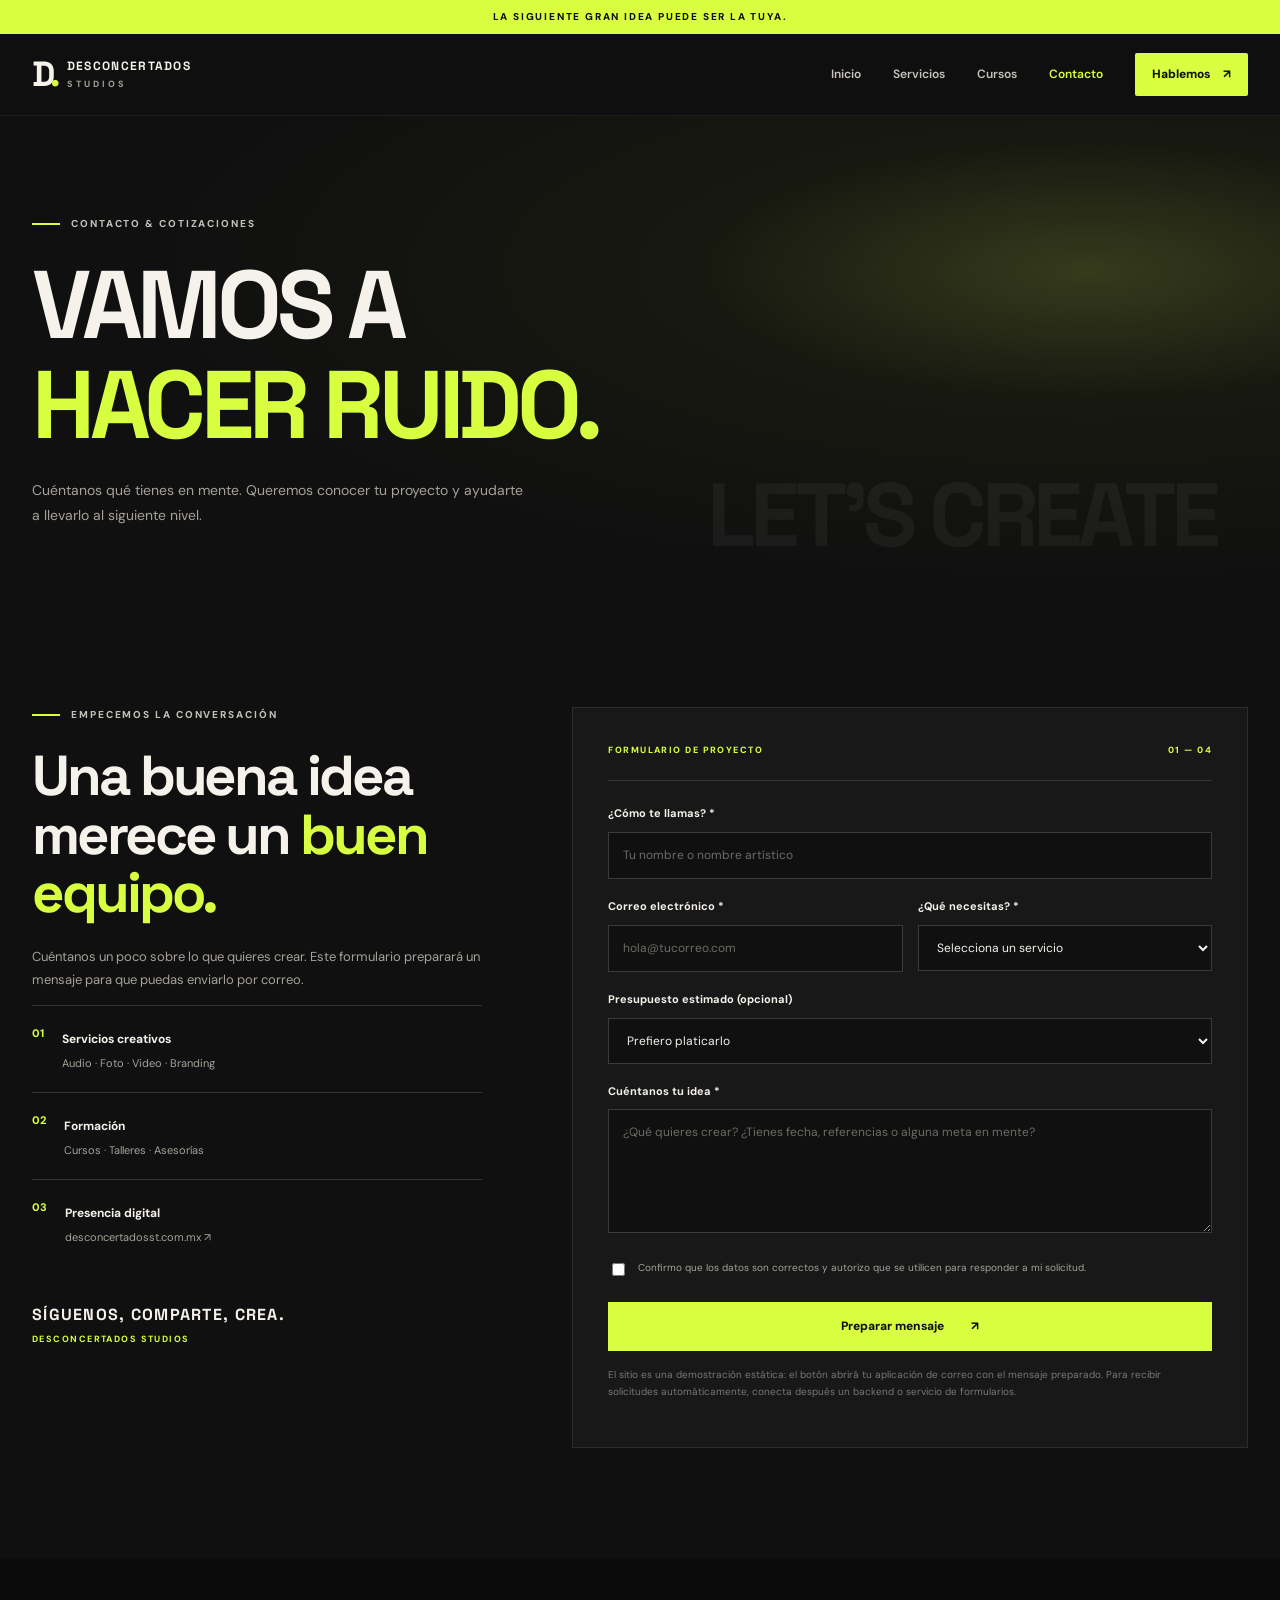
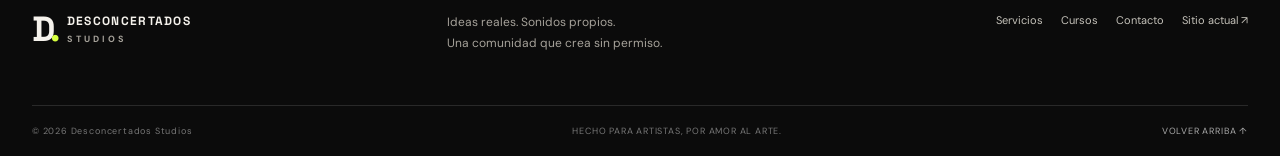
<file: contacto.html>
<!DOCTYPE html>
<html lang="es"><head><meta charset="UTF-8"><meta name="viewport" content="width=device-width, initial-scale=1.0"><meta name="description" content="Contacta a Desconcertados Studios para cotizar servicios de audio, fotografía, video y formación creativa."><meta name="theme-color" content="#101010"><title>Contacto y cotizaciones | Desconcertados Studios</title><link rel="preconnect" href="https://fonts.googleapis.com"><link rel="preconnect" href="https://fonts.gstatic.com" crossorigin><link href="https://fonts.googleapis.com/css2?family=DM+Sans:wght@400;500;600;700&family=Space+Grotesk:wght@400;500;600;700&display=swap" rel="stylesheet"><link rel="stylesheet" href="css/styles.css"><script defer src="js/main.js"></script></head>
<body><div class="announcement">LA SIGUIENTE GRAN IDEA PUEDE SER LA TUYA.</div><header class="site-header"><a class="brand" href="index.html"><span class="brand-mark">D<span>.</span></span><span class="brand-name">DESCONCERTADOS<small>STUDIOS</small></span></a><button class="menu-toggle" aria-label="Abrir menú" aria-expanded="false"><span></span><span></span></button><nav class="main-nav"><a href="index.html">Inicio</a><a href="servicios.html">Servicios</a><a href="cursos.html">Cursos</a><a class="active" href="contacto.html">Contacto</a><a class="nav-cta" href="#cotizar">Hablemos <span>↗</span></a></nav></header>
<main><section class="page-hero contact-hero"><div class="container"><p class="eyebrow"><span class="eyebrow-line"></span> CONTACTO & COTIZACIONES</p><h1>VAMOS A<br><em>HACER RUIDO.</em></h1><p>Cuéntanos qué tienes en mente. Queremos conocer tu proyecto y ayudarte a llevarlo al siguiente nivel.</p></div><div class="page-hero-word">LET'S CREATE</div></section>
<section class="section-pad contact-section" id="cotizar"><div class="container contact-grid"><div class="contact-aside"><p class="eyebrow"><span class="eyebrow-line"></span> EMPECEMOS LA CONVERSACIÓN</p><h2>Una buena idea<br>merece un <em>buen equipo.</em></h2><p>Cuéntanos un poco sobre lo que quieres crear. Este formulario preparará un mensaje para que puedas enviarlo por correo.</p><div class="contact-detail"><span>01</span><div><strong>Servicios creativos</strong><p>Audio · Foto · Video · Branding</p></div></div><div class="contact-detail"><span>02</span><div><strong>Formación</strong><p>Cursos · Talleres · Asesorías</p></div></div><div class="contact-detail"><span>03</span><div><strong>Presencia digital</strong><p><a href="https://desconcertadosst.com.mx/" target="_blank" rel="noopener">desconcertadosst.com.mx ↗</a></p></div></div><div class="social-note">SÍGUENOS, COMPARTE, CREA.<br><span>DESCONCERTADOS STUDIOS</span></div></div>
<form class="contact-form" id="contactForm"><div class="form-heading"><span>FORMULARIO DE PROYECTO</span><span>01 — 04</span></div><label for="nombre">¿Cómo te llamas? *</label><input id="nombre" name="nombre" type="text" placeholder="Tu nombre o nombre artístico" required>
<div class="form-two"><div><label for="email">Correo electrónico *</label><input id="email" name="email" type="email" placeholder="hola@tucorreo.com" required></div><div><label for="tipo">¿Qué necesitas? *</label><select id="tipo" name="tipo" required><option value="">Selecciona un servicio</option><option>Grabación musical</option><option>Mezcla y mastering</option><option>Beats y producción</option><option>Videoclip / audiovisual</option><option>Fotografía artística</option><option>Branding y estrategia</option><option>Cursos y talleres</option><option>Otro proyecto</option></select></div></div>
<label for="presupuesto">Presupuesto estimado (opcional)</label><select id="presupuesto" name="presupuesto"><option value="">Prefiero platicarlo</option><option>Menos de $2,000 MXN</option><option>$2,000 – $5,000 MXN</option><option>$5,000 – $10,000 MXN</option><option>Más de $10,000 MXN</option></select>
<label for="mensaje">Cuéntanos tu idea *</label><textarea id="mensaje" name="mensaje" rows="5" placeholder="¿Qué quieres crear? ¿Tienes fecha, referencias o alguna meta en mente?" required></textarea>
<label class="check-label"><input type="checkbox" id="consent" required><span>Confirmo que los datos son correctos y autorizo que se utilicen para responder a mi solicitud.</span></label>
<button class="btn btn-accent submit-btn" type="submit">Preparar mensaje <span>↗</span></button><p class="form-help">El sitio es una demostración estática: el botón abrirá tu aplicación de correo con el mensaje preparado. Para recibir solicitudes automáticamente, conecta después un backend o servicio de formularios.</p><p class="form-status" id="formStatus" aria-live="polite"></p>
</form></div></section></main>
<footer class="site-footer"><div class="container footer-main"><a class="brand" href="index.html"><span class="brand-mark">D<span>.</span></span><span class="brand-name">DESCONCERTADOS<small>STUDIOS</small></span></a><p>Ideas reales. Sonidos propios.<br>Una comunidad que crea sin permiso.</p><div class="footer-links"><a href="servicios.html">Servicios</a><a href="cursos.html">Cursos</a><a href="contacto.html">Contacto</a><a href="https://desconcertadosst.com.mx/" target="_blank" rel="noopener">Sitio actual ↗</a></div></div><div class="container footer-bottom"><span>© <span id="year"></span> Desconcertados Studios</span><span>HECHO PARA ARTISTAS, POR AMOR AL ARTE.</span><a href="#top" class="back-top">VOLVER ARRIBA ↑</a></div></footer></body></html>
</file>
<file: css/styles.css>
/* DESCONCERTADOS STUDIOS — identidad visual */
:root{--bg:#101010;--panel:#181818;--panel2:#202020;--text:#f5f2ec;--muted:#a6a29a;--accent:#d7ff3f;--line:#343434;--font-display:'Space Grotesk',sans-serif;--font-body:'DM Sans',sans-serif;--max:1220px}
*{box-sizing:border-box}html{scroll-behavior:smooth;scroll-padding-top:90px}body{margin:0;background:var(--bg);color:var(--text);font-family:var(--font-body);line-height:1.6}a{color:inherit;text-decoration:none}img{display:block;max-width:100%}button,input,select,textarea{font:inherit}.container{width:min(var(--max),calc(100% - 64px));margin-inline:auto}.announcement{background:var(--accent);color:#101010;text-align:center;font-size:10px;font-weight:800;letter-spacing:.18em;padding:9px 16px}.announcement span{padding:0 8px}.site-header{height:82px;display:flex;align-items:center;justify-content:space-between;padding:0 max(32px,calc((100vw - var(--max))/2));background:rgba(16,16,16,.96);border-bottom:1px solid #ffffff0e;position:sticky;top:0;z-index:50;backdrop-filter:blur(14px)}.brand{display:flex;align-items:center;gap:11px;flex-shrink:0}.brand-mark{font-family:var(--font-display);font-weight:700;font-size:35px;letter-spacing:-.12em;line-height:1}.brand-mark span{color:var(--accent)}.brand-name{font-family:var(--font-display);font-size:12px;letter-spacing:.11em;font-weight:700;line-height:1.2}.brand-name small{display:block;font-family:var(--font-body);font-size:9px;letter-spacing:.34em;color:var(--muted);margin-top:5px}.main-nav{display:flex;align-items:center;gap:32px;font-size:12px;font-weight:600;color:#c7c4bd}.main-nav>a:not(.nav-cta){transition:color .2s}.main-nav>a:hover,.main-nav>a.active{color:var(--accent)}.nav-cta{background:var(--accent);color:#101010;padding:12px 17px;border-radius:2px;font-weight:800}.nav-cta span{margin-left:10px}.menu-toggle{display:none;background:none;border:0;color:white}.hero{min-height:690px;height:calc(100vh - 112px);max-height:850px;position:relative;overflow:hidden;display:flex;align-items:center}.hero-image{position:absolute;inset:0;background-image:url('https://images.unsplash.com/photo-1524368535928-5b5e00ddc76b?auto=format&fit=crop&w=2200&q=90');background-size:cover;background-position:center 45%;filter:saturate(.75)}.hero-shade{position:absolute;inset:0;background:linear-gradient(90deg,rgba(9,9,9,.94) 0%,rgba(9,9,9,.72) 43%,rgba(9,9,9,.12) 100%),linear-gradient(0deg,#101010 0%,transparent 27%)}.hero-content{position:relative;z-index:1;padding-top:28px}.eyebrow{font-size:10px;font-weight:800;letter-spacing:.19em;color:#c3c0b9;display:flex;align-items:center;gap:11px;margin:0 0 24px}.eyebrow-line{display:inline-block;width:28px;height:2px;background:var(--accent)}h1,h2,h3,p{margin-top:0}h1,h2,h3{font-family:var(--font-display);line-height:1.04;letter-spacing:-.055em}h1{font-size:clamp(55px,8.2vw,112px);margin-bottom:25px;font-weight:700}h1 em,h2 em{font-style:normal;color:var(--accent)}.hero-copy{max-width:470px;color:#d0ccc4;font-size:15px;line-height:1.8;margin-bottom:31px}.hero-actions{display:flex;align-items:center;gap:30px}.btn{display:inline-flex;align-items:center;justify-content:center;gap:27px;padding:15px 20px;font-size:12px;font-weight:800;transition:transform .2s,background .2s;border:0;cursor:pointer}.btn:hover{transform:translateY(-3px)}.btn-accent{background:var(--accent);color:#101010}.btn-accent:hover{background:#e4ff7a}.btn-light{background:var(--text);color:#111}.text-link{font-size:12px;font-weight:700}.text-link span{color:var(--accent);padding-left:8px}.hero-bottom{position:absolute;left:0;right:0;bottom:-140px;display:flex;justify-content:space-between;color:#9b978e;font-size:9px;letter-spacing:.16em}.hero-stamp{position:absolute;right:8%;bottom:13%;width:120px;height:120px;border:1px solid #ffffff70;border-radius:50%;display:flex;align-items:center;justify-content:center;gap:10px;transform:rotate(-12deg)}.hero-stamp>span{font-family:var(--font-display);font-size:33px;font-weight:700;color:var(--accent)}.hero-stamp small{font-size:8px;line-height:1.35;letter-spacing:.1em}.section-pad{padding:110px 0}.intro-grid{display:grid;grid-template-columns:1.1fr .9fr;gap:100px;align-items:end}.intro-grid h2,.section-heading h2,.process-grid h2,.contact-aside h2{font-size:clamp(39px,5.3vw,68px);margin:0}.intro-copy p{font-size:15px;line-height:1.9;color:var(--muted);max-width:480px;margin-bottom:25px}.under-link{font-size:12px;font-weight:800;border-bottom:1px solid #777;padding-bottom:8px;display:inline-flex;gap:16px;align-items:center;transition:color .2s,border .2s}.under-link:hover{color:var(--accent);border-color:var(--accent)}.stats-row{display:grid;grid-template-columns:repeat(4,1fr);border-top:1px solid var(--line);margin-top:80px;padding-top:27px;gap:20px}.stats-row>div{display:flex;flex-direction:column;gap:8px}.stats-row strong{font-family:var(--font-display);font-size:31px;letter-spacing:-.05em}.stats-row strong span{color:var(--accent);font-size:20px}.stats-row>div>span{font-size:11px;color:var(--muted)}.services-section{background:#151515}.section-heading{display:flex;align-items:end;justify-content:space-between;margin-bottom:45px;gap:25px}.section-heading h2{font-size:clamp(40px,5.5vw,68px)}.section-heading .eyebrow{margin-bottom:20px}.service-grid{display:grid;grid-template-columns:1.1fr 1fr 1fr;grid-template-rows:290px 290px;gap:14px}.service-card{position:relative;overflow:hidden;display:block;background:#222;min-height:260px}.service-card:first-child{grid-row:span 2}.service-card img{width:100%;height:100%;object-fit:cover;transition:transform .7s cubic-bezier(.2,.7,.2,1);filter:saturate(.75)}.service-card:hover img{transform:scale(1.06)}.card-overlay{position:absolute;inset:0;background:linear-gradient(0deg,rgba(0,0,0,.94),transparent 75%),linear-gradient(90deg,#0003,transparent)}.service-number{position:absolute;top:19px;left:20px;font-size:9px;letter-spacing:.15em;font-weight:800}.service-info{position:absolute;left:23px;right:22px;bottom:22px}.service-info h3{font-size:clamp(22px,2.5vw,33px);margin:0 0 10px}.service-info p{font-size:11px;color:#c2beb6;max-width:310px;margin:0;line-height:1.6}.circle-arrow{position:absolute;right:0;top:0;width:37px;height:37px;border:1px solid #ffffff80;border-radius:50%;display:grid;place-items:center;transition:background .2s,color .2s}.service-card:hover .circle-arrow{background:var(--accent);color:#111;border-color:var(--accent)}.manifesto{position:relative;overflow:hidden;background:#24291c}.manifesto-bg{position:absolute;inset:0;background:linear-gradient(90deg,rgba(16,16,16,.97),rgba(16,16,16,.63)),url('https://images.unsplash.com/photo-1506157786151-b8491531f063?auto=format&fit=crop&w=1800&q=85') center/cover}.manifesto-content{position:relative;z-index:1}.manifesto h2{font-size:clamp(45px,7vw,84px);margin:0 0 25px}.manifesto-content>p:not(.eyebrow){color:#c1bfb6;max-width:470px;font-size:14px;line-height:1.8;margin-bottom:30px}.manifesto-tag{position:absolute;right:10%;bottom:18%;font-family:var(--font-display);font-size:14px;line-height:1.15;font-weight:700;letter-spacing:.1em;color:#d7ff3f66;transform:rotate(-8deg)}.process-grid{display:grid;grid-template-columns:.8fr 1.2fr;gap:100px}.process-grid h2{margin-bottom:20px}.muted{color:var(--muted);font-size:13px;line-height:1.8}.process-list article{display:grid;grid-template-columns:42px 1fr 24px;gap:15px;padding:24px 0;border-bottom:1px solid var(--line);align-items:start}.process-list article:first-child{border-top:1px solid var(--line)}.process-list article>span:first-child{font-family:var(--font-display);font-size:13px;color:var(--accent);padding-top:4px}.process-list h3{font-size:20px;margin:0 0 9px;letter-spacing:-.03em}.process-list p{font-size:12px;color:var(--muted);margin:0;line-height:1.7}.process-plus{font-size:20px;color:#777}.cta-band{background:var(--accent);color:#101010;padding:45px 0}.cta-inner{display:flex;align-items:center;justify-content:space-between;gap:20px}.cta-inner .eyebrow{color:#30351e;margin-bottom:12px}.cta-inner h2{font-size:clamp(30px,4vw,48px);margin:0}.cta-inner .btn{background:#101010;color:#f5f2ec}.site-footer{background:#0b0b0b;padding:54px 0 18px}.footer-main{display:grid;grid-template-columns:1fr 1fr 1fr;gap:30px;align-items:start;padding-bottom:50px}.footer-main>p{font-size:12px;color:var(--muted);line-height:1.8;margin:0}.footer-links{display:flex;justify-content:flex-end;flex-wrap:wrap;gap:18px;font-size:11px;color:#c5c2ba}.footer-links a:hover{color:var(--accent)}.footer-bottom{display:flex;justify-content:space-between;gap:20px;border-top:1px solid #292929;padding-top:18px;color:#777;font-size:9px;letter-spacing:.09em}.back-top{color:#aaa}.page-hero{min-height:460px;padding:100px 0 90px;position:relative;overflow:hidden;background:radial-gradient(ellipse at 85% 30%,#343a1c 0%,#181a14 25%,#101010 60%)}.page-hero h1{font-size:clamp(53px,8vw,96px);margin-bottom:22px}.page-hero .container>p:not(.eyebrow){color:var(--muted);font-size:14px;max-width:500px;line-height:1.8}.page-hero-word{position:absolute;right:5%;bottom:45px;color:#ffffff0c;font-family:var(--font-display);font-size:clamp(30px,7vw,100px);font-weight:700;letter-spacing:-.06em;pointer-events:none}.service-detail-section{padding-top:70px}.filter-row{display:flex;justify-content:space-between;align-items:center;gap:20px;margin-bottom:35px}.filter-row .eyebrow{margin:0}.filter-buttons{display:flex;gap:7px;flex-wrap:wrap}.filter-btn{border:1px solid #444;background:transparent;color:#bcb8af;padding:9px 15px;font-size:11px;cursor:pointer}.filter-btn.active,.filter-btn:hover{background:var(--accent);border-color:var(--accent);color:#111}.detail-grid{display:grid;grid-template-columns:repeat(2,1fr);gap:50px 22px}.detail-card{background:#151515;transition:opacity .25s,transform .25s}.detail-card.hidden{display:none}.detail-img{height:260px;position:relative;overflow:hidden}.detail-img img{width:100%;height:100%;object-fit:cover;filter:saturate(.72);transition:transform .5s}.detail-card:hover .detail-img img{transform:scale(1.04)}.detail-img span{position:absolute;left:20px;top:20px;font-size:9px;letter-spacing:.16em;font-weight:800;background:var(--accent);color:#111;padding:7px 10px}.detail-copy{padding:27px 28px 30px}.detail-copy h2{font-size:31px;margin:0 0 12px}.detail-copy>p{color:var(--muted);font-size:13px;line-height:1.8}.detail-copy ul{list-style:none;margin:20px 0 26px;padding:0;display:grid;grid-template-columns:1fr 1fr;gap:10px}.detail-copy li{font-size:11px;color:#d3d0c9;padding-left:15px;position:relative}.detail-copy li:before{content:'+';position:absolute;left:0;color:var(--accent)}.course-hero{background:linear-gradient(100deg,#101010,#1e2115 85%)}.course-hero .btn{margin-top:13px}.section-heading-note{max-width:300px;margin-bottom:7px}.course-grid{display:grid;grid-template-columns:repeat(2,1fr);gap:22px}.course-card{background:#181818;border:1px solid #272727}.course-image{height:240px;position:relative;overflow:hidden}.course-image img{height:100%;width:100%;object-fit:cover;filter:saturate(.75);transition:transform .5s}.course-card:hover img{transform:scale(1.04)}.course-tag{position:absolute;top:18px;left:18px;background:var(--accent);color:#111;font-size:9px;font-weight:800;letter-spacing:.15em;padding:7px 10px}.course-body{padding:27px}.course-meta{font-size:9px;color:var(--accent);letter-spacing:.16em;font-weight:800;margin-bottom:12px}.course-body h3{font-size:27px;margin-bottom:12px}.course-body>p:not(.course-meta){font-size:12px;color:var(--muted);line-height:1.8;margin-bottom:22px}.note-strip{margin-top:45px;background:#1a1a1a;border:1px solid #333;padding:23px;display:flex;align-items:center;gap:20px}.note-icon{font-size:27px;color:var(--accent)}.note-strip p{font-size:12px;color:var(--muted);margin:0;flex:1}.note-strip strong{color:var(--text)}.compact-manifesto{padding:80px 0}.contact-hero{background:radial-gradient(ellipse at 85% 30%,#353b1c 0%,#171910 25%,#101010 60%)}.contact-section{padding-top:75px}.contact-grid{display:grid;grid-template-columns:.8fr 1.2fr;gap:90px;align-items:start}.contact-aside h2{font-size:clamp(36px,4.4vw,57px);margin-bottom:22px}.contact-aside>p:not(.eyebrow){font-size:13px;color:var(--muted);line-height:1.8}.contact-detail{display:flex;gap:18px;border-top:1px solid var(--line);padding:19px 0}.contact-detail>span{font-size:11px;color:var(--accent);font-weight:800}.contact-detail strong{font-size:12px}.contact-detail p{font-size:11px;color:var(--muted);margin:5px 0 0}.contact-detail a:hover{color:var(--accent)}.social-note{margin-top:38px;font-family:var(--font-display);font-size:16px;line-height:1.4;font-weight:700;letter-spacing:.08em}.social-note span{font-family:var(--font-body);font-size:9px;color:var(--accent);letter-spacing:.16em}.contact-form{background:#181818;border:1px solid #2d2d2d;padding:35px}.form-heading{display:flex;justify-content:space-between;font-size:9px;font-weight:800;letter-spacing:.16em;color:var(--accent);padding-bottom:23px;border-bottom:1px solid var(--line);margin-bottom:24px}.contact-form label{display:block;font-size:11px;font-weight:700;margin:19px 0 9px}.contact-form input:not([type=checkbox]),.contact-form select,.contact-form textarea{width:100%;background:#101010;color:var(--text);border:1px solid #3b3b3b;padding:13px 14px;outline:none;border-radius:0;font-size:12px}.contact-form input:focus,.contact-form select:focus,.contact-form textarea:focus{border-color:var(--accent)}.contact-form input::placeholder,.contact-form textarea::placeholder{color:#6e6b65}.contact-form select{appearance:auto}.form-two{display:grid;grid-template-columns:1fr 1fr;gap:15px}.contact-form textarea{resize:vertical}.check-label{display:flex!important;align-items:flex-start;gap:10px;font-weight:400!important;color:var(--muted);line-height:1.6}.check-label input{accent-color:var(--accent);margin-top:3px}.check-label span{font-size:10px}.submit-btn{margin-top:14px;width:100%}.form-help{font-size:10px;color:#777;line-height:1.7;margin:15px 0 0}.form-status{font-size:12px;color:var(--accent);margin:12px 0 0}.menu-open{overflow:hidden}
@media(max-width:900px){.main-nav{gap:18px}.intro-grid,.process-grid,.contact-grid{gap:45px}.service-grid{grid-template-columns:1fr 1fr;grid-template-rows:330px 250px 250px}.service-card:first-child{grid-row:span 2}.service-card:nth-child(2){grid-column:2;grid-row:1}.footer-main{grid-template-columns:1fr 1fr}.footer-links{grid-column:1/-1;justify-content:flex-start}.hero-bottom{bottom:-110px}.hero-stamp{right:5%;width:95px;height:95px}.contact-grid{grid-template-columns:.8fr 1.2fr}}
@media(max-width:680px){.container{width:calc(100% - 40px)}.site-header{height:70px;padding:0 20px}.brand-mark{font-size:31px}.brand-name{font-size:10px}.menu-toggle{display:flex;flex-direction:column;gap:6px;padding:10px;z-index:52}.menu-toggle span{width:24px;height:2px;background:var(--text);display:block;transition:transform .2s}.menu-toggle[aria-expanded=true] span:first-child{transform:translateY(4px) rotate(45deg)}.menu-toggle[aria-expanded=true] span:last-child{transform:translateY(-4px) rotate(-45deg)}.main-nav{position:fixed;inset:70px 0 auto;background:#101010;border-bottom:1px solid #333;display:flex;flex-direction:column;align-items:stretch;gap:0;padding:10px 20px 25px;transform:translateY(-140%);opacity:0;pointer-events:none;transition:transform .25s,opacity .25s}.main-nav.open{transform:translateY(0);opacity:1;pointer-events:auto}.main-nav>a:not(.nav-cta){padding:15px 0;border-bottom:1px solid #292929}.nav-cta{margin-top:16px;text-align:center}.hero{height:auto;min-height:680px;max-height:none;padding:70px 0 90px;align-items:center}.hero-image{background-position:58% center}.hero-shade{background:linear-gradient(90deg,rgba(9,9,9,.88),rgba(9,9,9,.4)),linear-gradient(0deg,#101010 0%,transparent 40%)}.hero-content{padding-top:0}.hero h1{font-size:clamp(53px,14vw,78px)}.hero-copy{font-size:13px;max-width:360px}.hero-actions{gap:20px;align-items:flex-start;flex-direction:column}.hero-bottom{position:static;margin-top:75px;gap:20px;flex-direction:column}.hero-stamp{display:none}.section-pad{padding:75px 0}.intro-grid,.process-grid,.contact-grid{grid-template-columns:1fr;gap:28px}.intro-grid h2,.section-heading h2,.process-grid h2{font-size:45px}.stats-row{grid-template-columns:1fr 1fr;margin-top:45px;row-gap:28px}.section-heading{align-items:flex-start;flex-direction:column;margin-bottom:30px}.desktop-link{display:none}.service-grid{grid-template-columns:1fr 1fr;grid-template-rows:300px 220px 220px;gap:9px}.service-card:first-child{grid-column:span 2;grid-row:auto}.service-card:nth-child(2){grid-column:auto;grid-row:auto}.service-info{left:14px;right:12px;bottom:15px}.service-info h3{font-size:21px}.service-info p{font-size:10px}.service-number{left:14px;top:14px;font-size:8px}.circle-arrow{width:30px;height:30px;top:-3px}.manifesto h2{font-size:48px}.manifesto-tag{display:none}.process-grid{gap:25px}.cta-inner{align-items:flex-start;flex-direction:column}.cta-band{padding:35px 0}.footer-main{grid-template-columns:1fr;gap:22px;padding-bottom:32px}.footer-links{grid-column:auto;justify-content:flex-start;gap:16px}.footer-bottom{flex-direction:column;gap:12px}.page-hero{min-height:410px;padding:75px 0 70px}.page-hero h1{font-size:clamp(48px,12vw,72px)}.page-hero-word{font-size:34px;right:20px;bottom:20px}.filter-row{align-items:flex-start;flex-direction:column}.detail-grid,.course-grid{grid-template-columns:1fr;gap:24px}.detail-img{height:230px}.detail-copy{padding:24px 20px}.detail-copy h2{font-size:28px}.course-image{height:220px}.course-body{padding:23px}.note-strip{align-items:flex-start;flex-wrap:wrap}.note-strip p{min-width:calc(100% - 60px)}.contact-form{padding:23px 18px}.form-two{grid-template-columns:1fr;gap:0}.contact-aside h2{font-size:44px}.contact-section{padding-top:50px}}
@media(prefers-reduced-motion:reduce){html{scroll-behavior:auto}*,*:before,*:after{transition:none!important;animation:none!important}}
</file>
